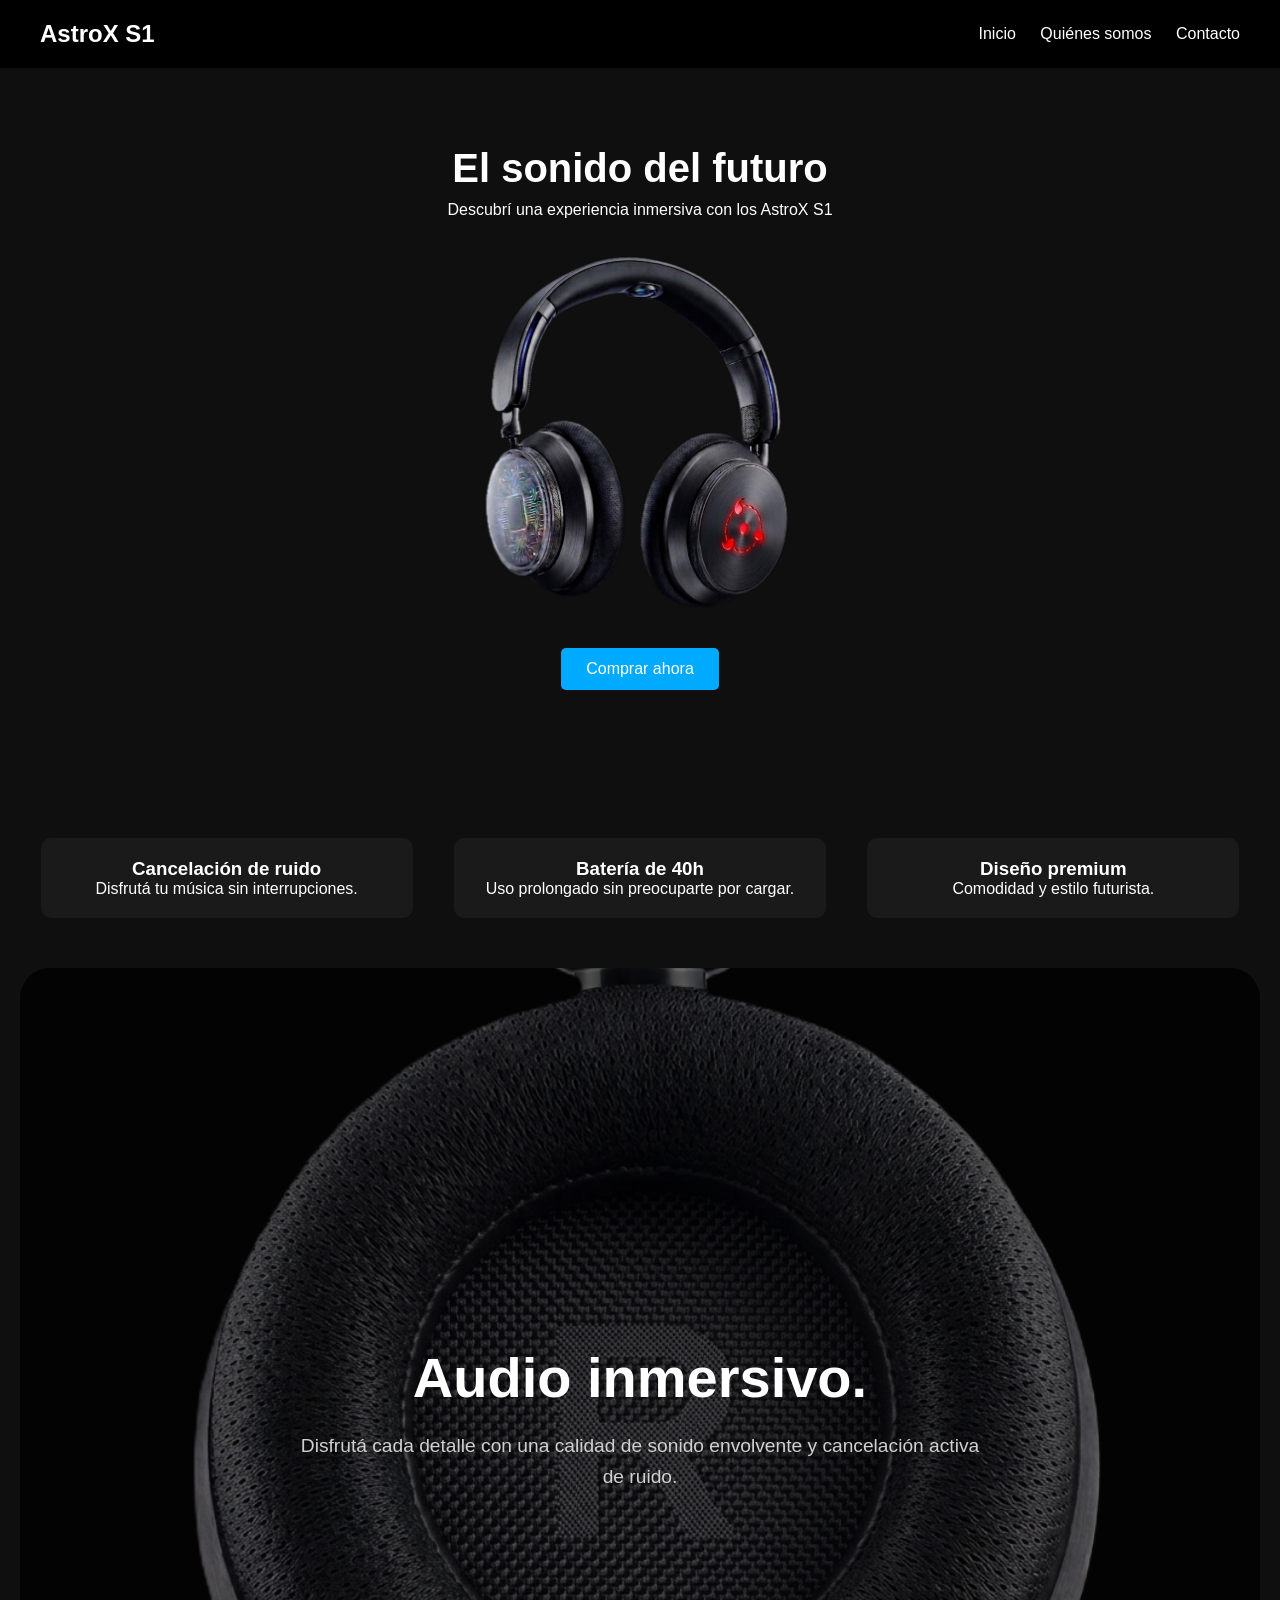
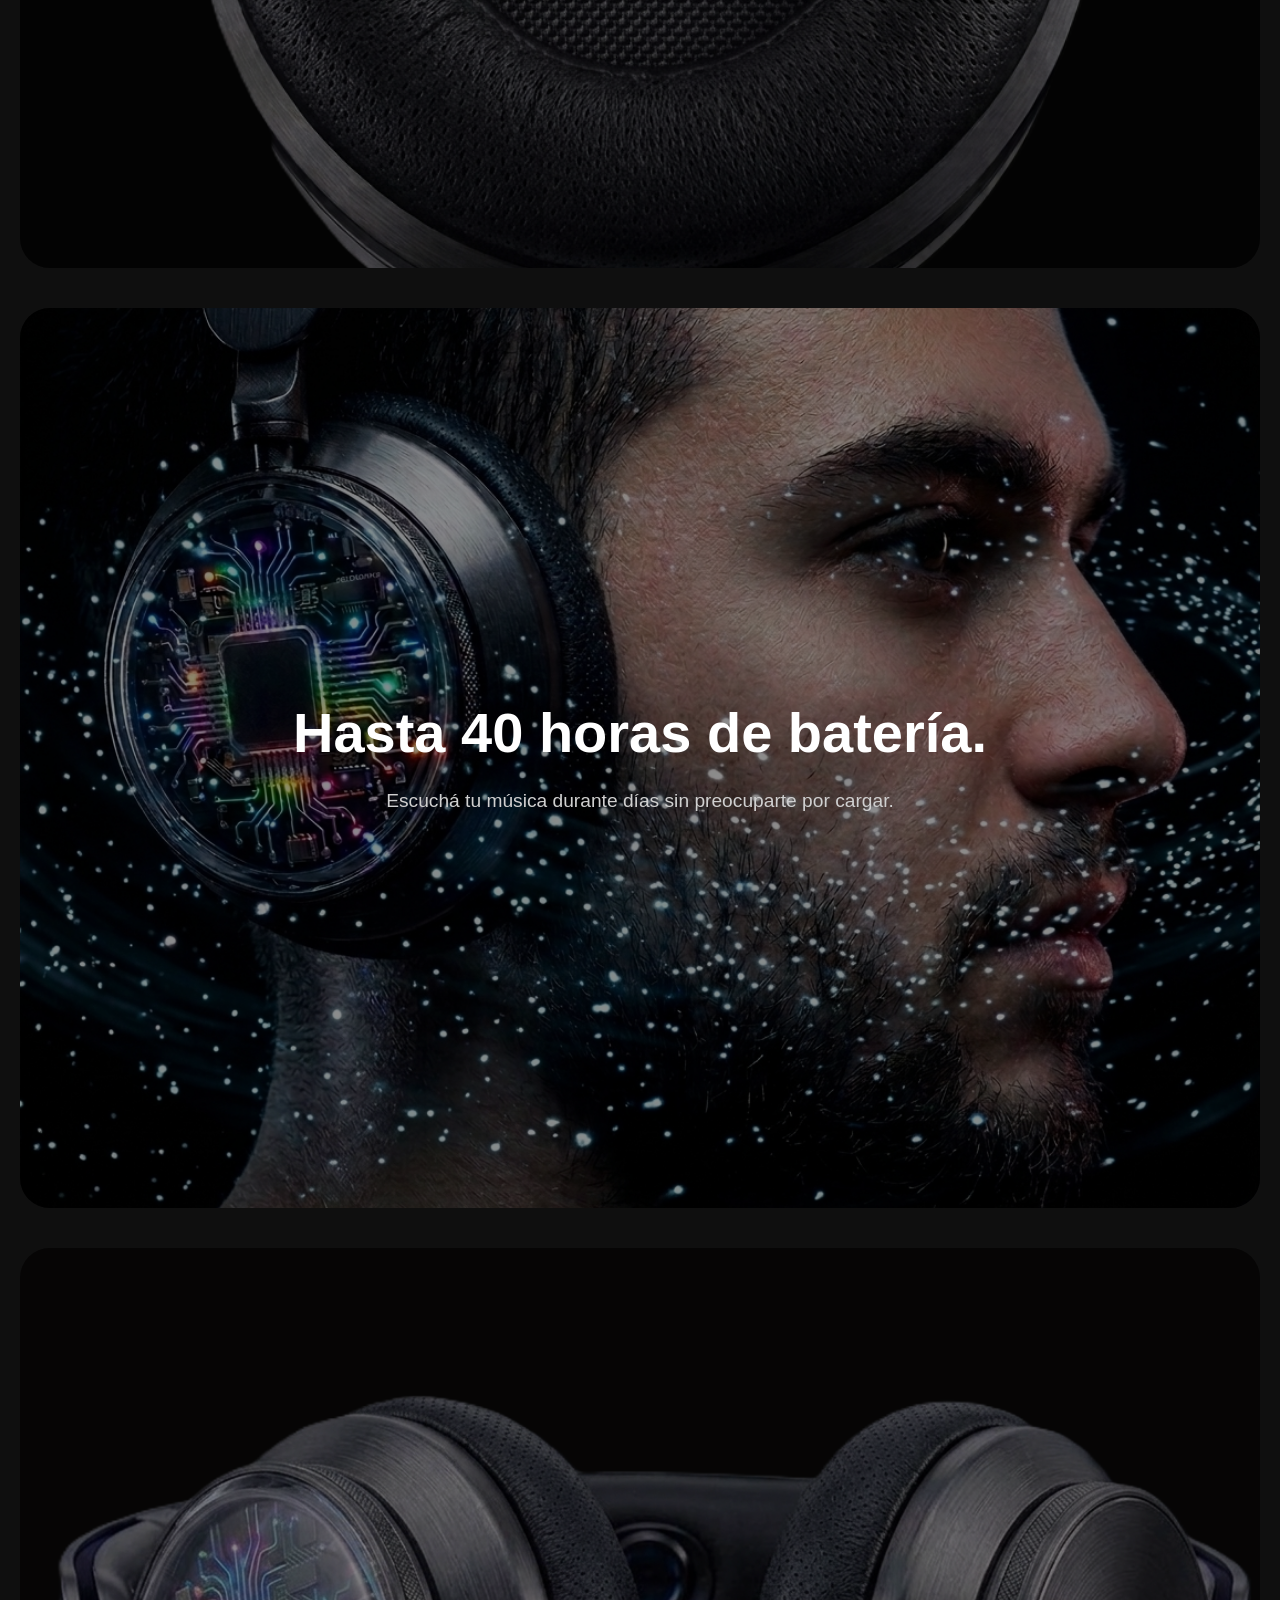
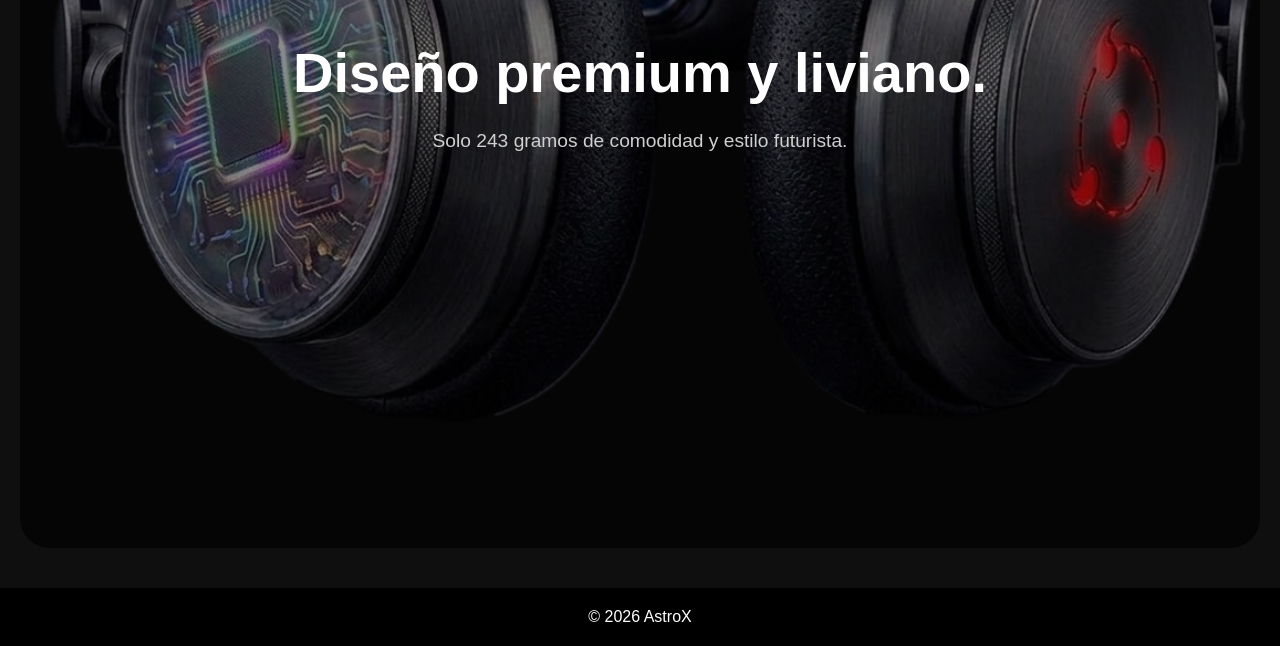
<file: index.html>
<!DOCTYPE html>
<html lang="es">
<head>
    <link rel="icon" type="image/png" href="img/icono.png">
    <meta charset="UTF-8">
    <meta name="viewport" content="width=device-width, initial-scale=1.0">
    <title>AstroX</title>
    <link rel="stylesheet" href="style.css">
</head>
<body>

<header class="header">
    <h1 class="logo">AstroX S1</h1>
    <nav class="nav">
        <a href="index.html">Inicio</a>
        <a href="nosotros.html">Quiénes somos</a>
        <a href="contacto.html">Contacto</a>
    </nav>
</header>

<main>

    <!-- HERO -->
    <section class="hero">
        <div>
            <h2>El sonido del futuro</h2>
            <p>Descubrí una experiencia inmersiva con los AstroX S1</p>  
           
            <img src="img/auriculares.png" alt="AstroX S1" class="hero-img">
          
         <a href="comprar.html" id="btn-comprar" class="boton-link">Comprar ahora</a>

        </div>
    </section>

    <!-- FEATURES -->
    <section class="features">
        <div class="card">
            <h3>Cancelación de ruido</h3>
            <p>Disfrutá tu música sin interrupciones.</p>
        </div>

        <div class="card">
            <h3>Batería de 40h</h3>
            <p>Uso prolongado sin preocuparte por cargar.</p>
        </div>

        <div class="card">
            <h3>Diseño premium</h3>
            <p>Comodidad y estilo futurista.</p>
        </div>
    </section>

    <section class="seccion-producto sonido">
    <div class="contenido-producto">
        <h2>Audio inmersivo.</h2>
        <p>
            Disfrutá cada detalle con una calidad de sonido envolvente y
            cancelación activa de ruido.
        </p>
    </div>
</section>

<section class="seccion-producto bateria">
    <div class="contenido-producto">
        <h2>Hasta 40 horas de batería.</h2>
        <p>
            Escuchá tu música durante días sin preocuparte por cargar.
        </p>
    </div>
</section>

<section class="seccion-producto diseno">
    <div class="contenido-producto">
        <h2>Diseño premium y liviano.</h2>
        <p>
            Solo 243 gramos de comodidad y estilo futurista.
        </p>
    </div>
</section>
    </main>

<footer class="footer">
    <p>© 2026 AstroX </p>
</footer>

<script src="boton.js"></script>

</body>
</html>
</file>
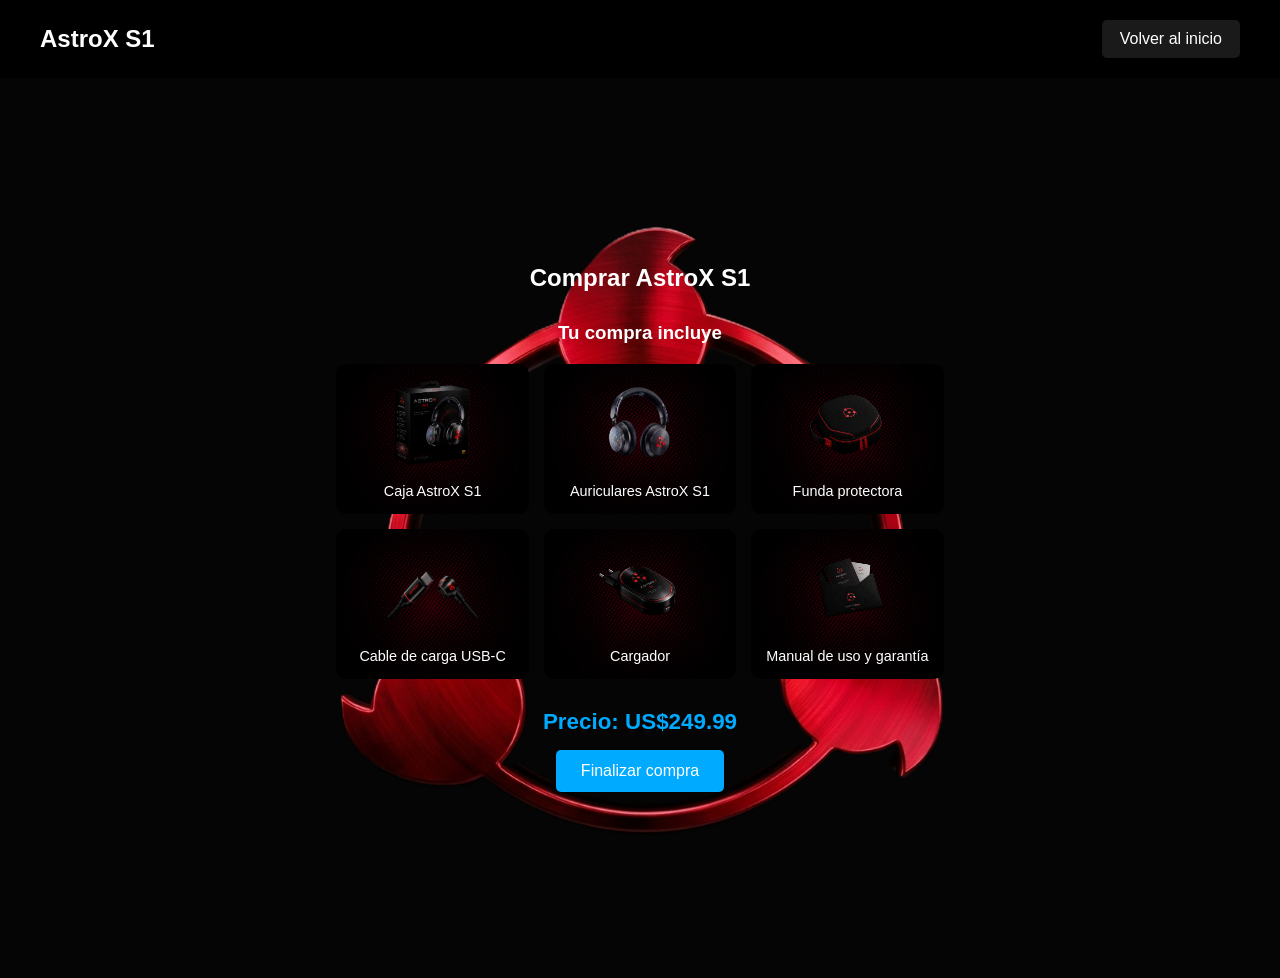
<file: comprar.html>
<!DOCTYPE html>
<html lang="es">
<head>
    <link rel="icon" type="image/png" href="img/icono.png">
    <meta charset="UTF-8">
    <meta name="viewport" content="width=device-width, initial-scale=1.0">
    <title>Comprar AstroX s1</title>
    <link rel="stylesheet" href="style.css">
</head>

<body>

<header class="header">
    <h1 class="logo">AstroX S1</h1>

    <a href="index.html" class="volver-inicio">Volver al inicio</a>
</header>

<main class="pantalla-compra">

    <div class="contenido-compra">

        <h2>Comprar AstroX S1</h2>

     <section class="incluye-compra">
    <h3>Tu compra incluye</h3>

    <div class="incluye-grid">
        <div class="incluye-item">
            <img src="img/caja.png" alt="Caja AstroX S1">
            <p>Caja AstroX S1</p>
        </div>

        <div class="incluye-item">
            <img src="img/auriculares.png" alt="Auriculares AstroX S1">
            <p>Auriculares AstroX S1</p>
        </div>

        <div class="incluye-item">
            <img src="img/funda.png" alt="Funda protectora">
            <p>Funda protectora</p>
        </div>

        <div class="incluye-item">
            <img src="img/cable.png" alt="Cable de carga USB-C">
            <p>Cable de carga USB-C</p>
        </div>

        <div class="incluye-item">
            <img src="img/cargador.png" alt="Cargador">
            <p>Cargador</p>
        </div>

        <div class="incluye-item">
            <img src="img/manual.png" alt="Manual de uso y garantía">
            <p>Manual de uso y garantía</p>
        </div>
    </div>
</section>

        <p class="precio-compra">Precio: US$249.99</p>
        <button id="comprar">Finalizar compra</button>

    </div>

</main>

<div id="pantalla-exito" class="pantalla-exito">
    <h2>¡Compra realizada con éxito!</h2>
    <p>Gracias por elegir AstroX S1.</p>
    <a href="index.html">Volver al inicio</a>
</div>

<script src="boton.js"></script>

</body>
</html>
</file>
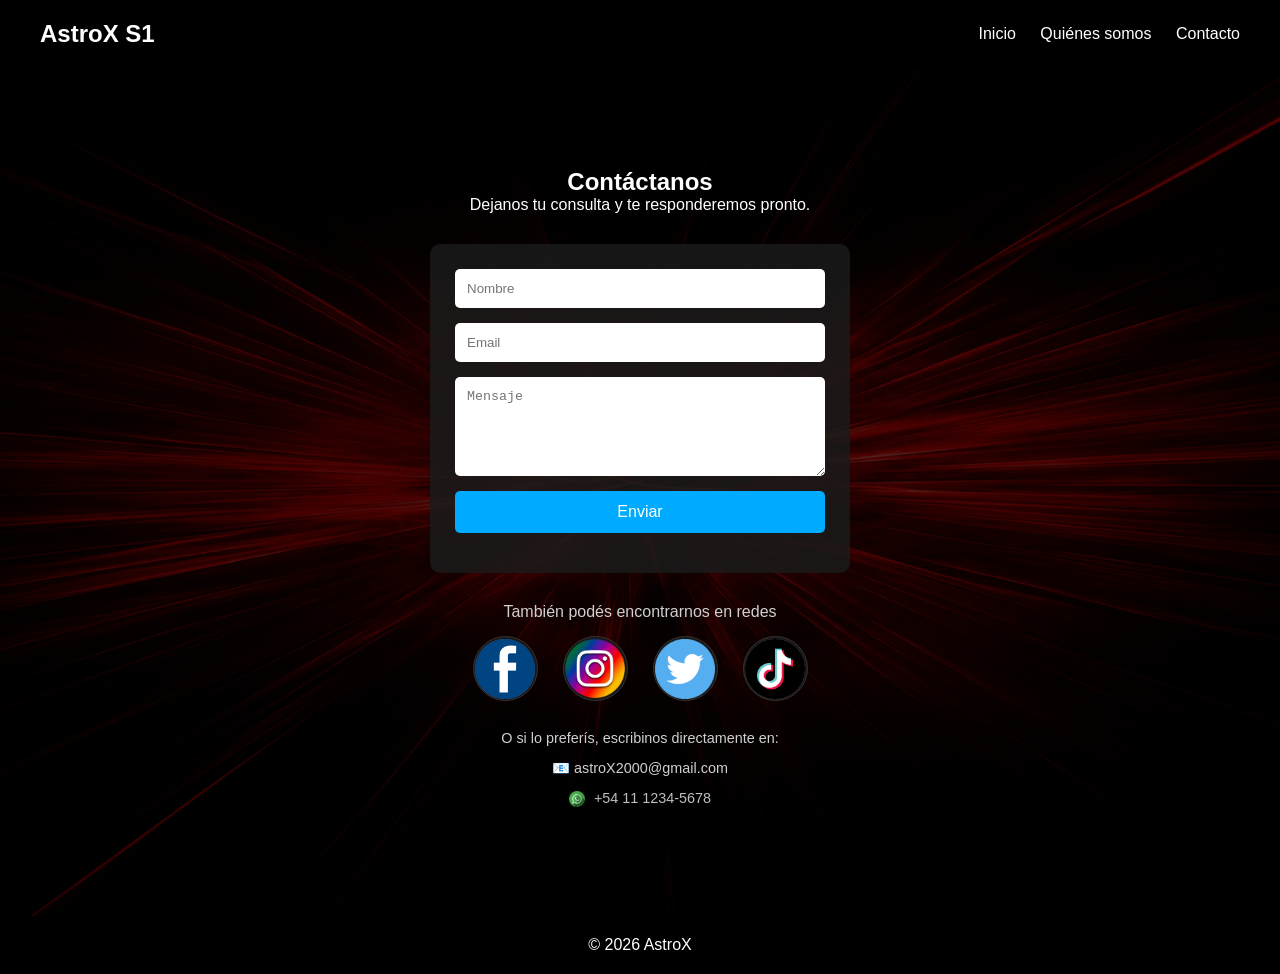
<file: contacto.html>
<!DOCTYPE html>
<html lang="es">
<head>
    <link rel="icon" type="image/png" href="img/icono.png">
    <meta charset="UTF-8">
    <meta name="viewport" content="width=device-width, initial-scale=1.0">
    <title>Contacto - AstroX</title>
    <link rel="stylesheet" href="style.css">
</head>
<body class="pagina-contacto">

<header class="header">
    <h1 class="logo">AstroX S1</h1>
    <nav class="nav">
        <a href="index.html">Inicio</a>
        <a href="nosotros.html">Quiénes somos</a>
        <a href="contacto.html">Contacto</a>
    </nav>
</header>

<main>

    <section class="contacto">
        <h2>Contáctanos</h2>
        <p>Dejanos tu consulta y te responderemos pronto.</p>

       <form class="formulario" id="formulario-contacto" action="https://formspree.io/f/xpqewzne" method="POST">
    <input type="text" name="nombre" placeholder="Nombre" required>
    <input type="email" name="email" placeholder="Email" required>
    <textarea name="mensaje" placeholder="Mensaje" rows="5" required></textarea>
    <button type="submit">Enviar</button>
    <p id="mensaje-contacto"></p>
    </form>

    <div class="redes-contacto">
    <p>También podés encontrarnos en redes</p>

    <div class="iconos-redes">
        <a href="#" aria-label="Facebook">
            <img src="img/facebook.png" alt="">
        </a>

        <a href="#" aria-label="Instagram">
            <img src="img/instagram.png" alt="">
        </a>

        <a href="#" aria-label="Twitter">
            <img src="img/twitter.png" alt="">
        </a>

        <a href="#" aria-label="TikTok">
            <img src="img/tiktok.png" alt="">
        </a>
    </div>

    <div class="contacto-secundario">
    <p>O si lo preferís, escribinos directamente en:</p>

    <p>
        📧 astroX2000@gmail.com
    </p>

    <p>
    <img src="img/iconoW.png" alt="WhatsApp" class="icono-whatsapp">
    <a href="https://wa.me/541112345678" target="_blank">
        +54 11 1234-5678
    </a>
</p>

</div>
</div>
    </section>

</main>

<footer class="footer">
    <p>© 2026 AstroX </p>
</footer>

<script src="boton.js"></script>

</body>
</html>
</file>
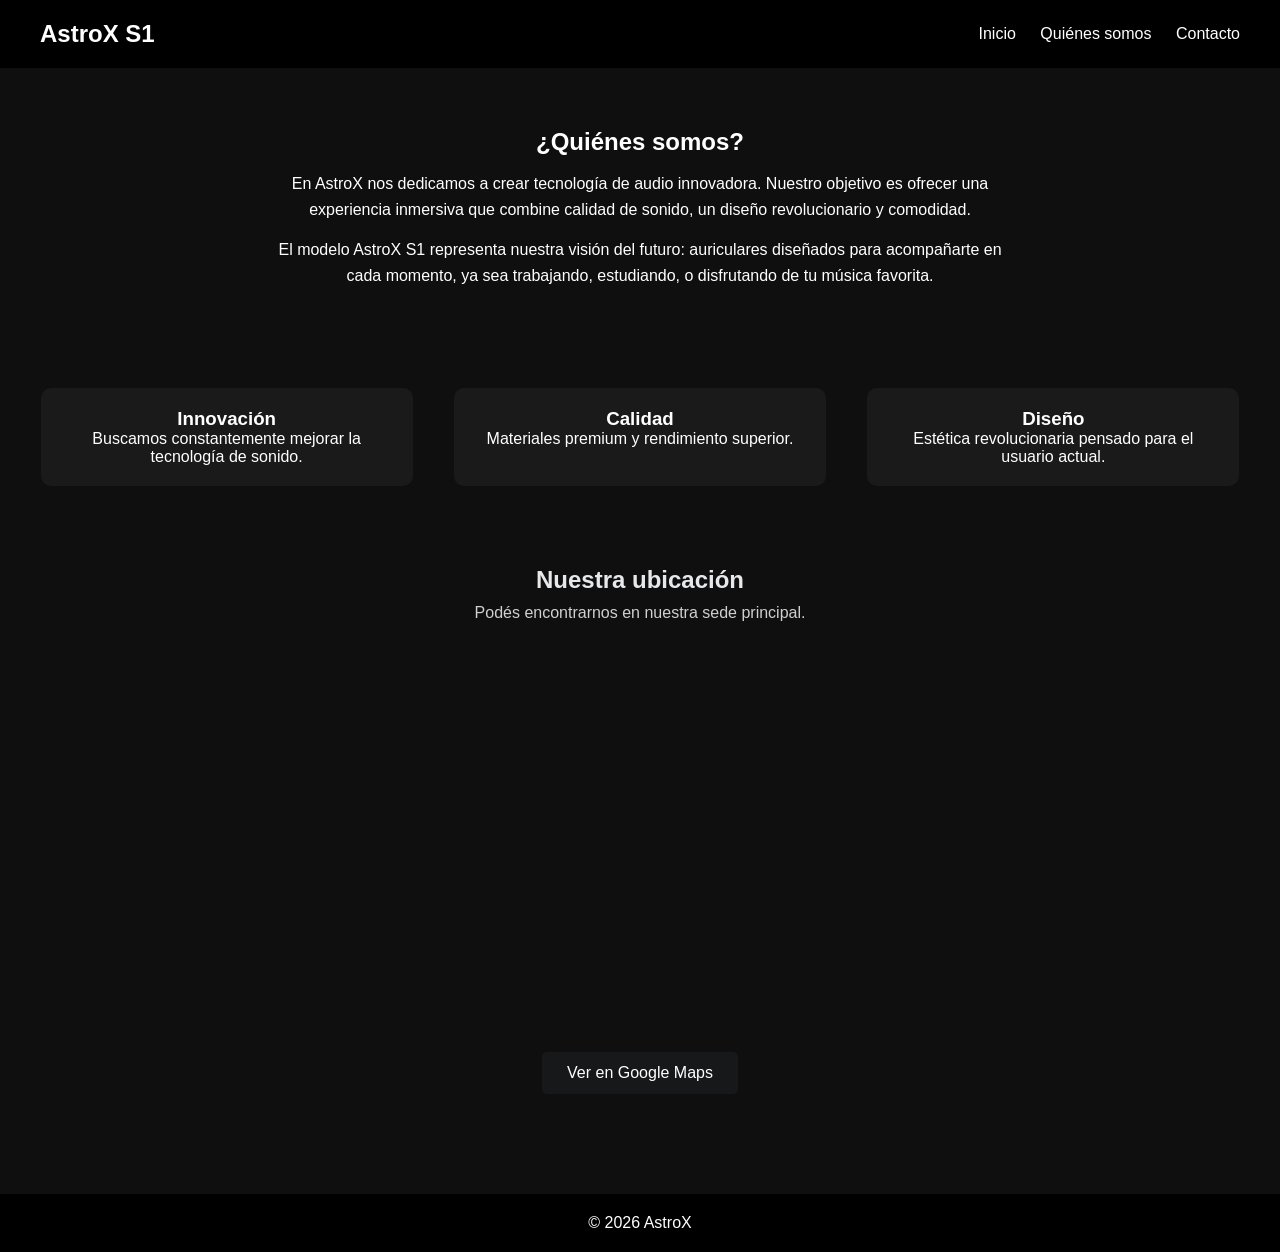
<file: nosotros.html>
<!DOCTYPE html>
<html lang="es">
<head>
    <link rel="icon" type="image/png" href="img/icono.png">
    <meta charset="UTF-8">
    <meta name="viewport" content="width=device-width, initial-scale=1.0">
    <title>Quiénes somos - AstroX</title>
    <link rel="stylesheet" href="style.css">
</head>
<body>

<header class="header">
    <h1 class="logo">AstroX S1</h1>
    <nav class="nav">
        <a href="index.html">Inicio</a>
        <a href="nosotros.html">Quiénes somos</a>
        <a href="contacto.html">Contacto</a>
    </nav>
</header>

<main>

    <section class="nosotros">
        <h2>¿Quiénes somos?</h2>
        <p>
            En AstroX nos dedicamos a crear tecnología de audio innovadora. 
            Nuestro objetivo es ofrecer una experiencia inmersiva que combine calidad de sonido,
            un diseño revolucionario y comodidad.
        </p>

        <p>
            El modelo AstroX S1 representa nuestra visión del futuro: auriculares
            diseñados para acompañarte en cada momento, ya sea trabajando,
            estudiando, o disfrutando de tu música favorita.
        </p>
    </section>

           <section class="valores">
        <div class="card">
            <h3>Innovación</h3>
            <p>Buscamos constantemente mejorar la tecnología de sonido.</p>
        </div>

        <div class="card">
            <h3>Calidad</h3>
            <p>Materiales premium y rendimiento superior.</p>
        </div>

        <div class="card">
            <h3>Diseño</h3>
            <p>Estética revolucionaria pensado para el usuario actual.</p>
        </div>
    </section>

    <section class="ubicacion">
    <h2>Nuestra ubicación</h2>
    <p>Podés encontrarnos en nuestra sede principal.</p>

    <div class="mapa-ubicacion">
        <iframe
            src="https://www.google.com/maps/embed?pb=!1m18!1m12!1m3!1d3284.3674731319397!2d-58.39721161205288!3d-34.59486817414666!2m3!1f0!2f0!3f0!3m2!1i1024!2i768!4f13.1!3m3!1m2!1s0x95bcca963808fcff%3A0xbf03bf276d409804!2sMacStation!5e0!3m2!1ses-419!2sar!4v1782328597256!5m2!1ses-419!2sar"
            loading="lazy"
            referrerpolicy="no-referrer-when-downgrade">
        </iframe>
    </div>

    <a 
        href="https://maps.app.goo.gl/MA4qbUeiShStP8BM9"
        target="_blank"
        rel="noopener noreferrer"
        class="btn-ubicacion">
        Ver en Google Maps
    </a>
 </section>

</main>

<footer class="footer">
    <p>© 2026 AstroX </p>
</footer>

</body>
</html>
</file>
<file: style.css>
/* RESET Y GENERAL */
* {
    margin: 0;
    padding: 0;
    box-sizing: border-box;
}

body {
    font-family: Arial, sans-serif;
    background-color: #0f0f0f;
    color: white;
}

/* HEADER */
.header {
    display: flex;
    justify-content: space-between;
    align-items: center;
    padding: 20px 40px;
    background-color: #000;
}

.logo {
    font-size: 1.5rem;
}

.nav a {
    color: white;
    text-decoration: none;
    margin-left: 20px;
    transition: 0.3s;
}

.nav a:hover {
    color: #00aaff;
}

/* BOTONES GENERALES */
button,
.boton-link {
    background-color: #00aaff;
    border: none;
    padding: 12px 25px;
    color: white;
    font-size: 1rem;
    cursor: pointer;
    border-radius: 5px;
    transition: 0.3s;
    text-decoration: none;
    display: inline-block;
}

button:hover,
.boton-link:hover {
    background-color: #0088cc;
    transform: scale(1.05);
}

/* INDEX - HERO */
.hero {
    height: 80vh;
    display: flex;
    align-items: center;
    justify-content: center;
    text-align: center;
    padding: 20px;
}

.hero h2 {
    font-size: 2.5rem;
    margin-bottom: 10px;
}

.hero p {
    margin-bottom: 20px;
}

.hero-img {
    display: block;
    width: 500px;
    max-width: 90%;
    margin: 30px auto 0;
    transition: 0.3s;
}

.hero-img:hover {
    transform: scale(1.05);
}

.hero .boton-link {
    display: block;
    width: fit-content;
    margin: 20px auto;
}

/* INDEX - FEATURES */
.features {
    display: flex;
    justify-content: space-around;
    padding: 50px 20px;
}

.card {
    background-color: #1a1a1a;
    padding: 20px;
    width: 30%;
    border-radius: 10px;
    text-align: center;
    transition: 0.3s;
}

.card:hover {
    transform: translateY(-5px);
}

/* INDEX - SECCIONES PRODUCTO */
.seccion-producto {
    height: 100vh;
    display: flex;
    justify-content: center;
    align-items: center;
    text-align: center;
    padding: 20px;
    position: relative;
    background-color: #0f0f0f;
    background-size: cover;
    background-position: center;
    background-repeat: no-repeat;
    margin: 0 20px 40px;
    border-radius: 30px;
    overflow: hidden;
}

.seccion-producto::before {
    content: "";
    position: absolute;
    inset: 0;
    background: rgba(0, 0, 0, 0.45);
}

.contenido-producto {
    position: relative;
    z-index: 1;
    max-width: 700px;
}

.contenido-producto h2 {
    font-size: 3.5rem;
    margin-bottom: 20px;
    line-height: 1.2;
}

.contenido-producto p {
    font-size: 1.2rem;
    line-height: 1.6;
    color: #d0d0d0;
}

.sonido {
    background-image: url("img/sonido.png");
}

.bateria {
    background-image: url("img/bateria.png");
}

.diseno {
    background-image: url("img/estructura.png");
}

/* NOSOTROS */
.nosotros {
    text-align: center;
    padding: 60px 20px;
    max-width: 800px;
    margin: auto;
}

.nosotros p {
    margin-top: 15px;
    line-height: 1.6;
}

.ubicacion {
    text-align: center;
    padding: 40px 20px;
    background-color: #1a1a1a;
    margin: 30px auto;
    max-width: 800px;
    border-radius: 10px;
}

.ubicacion h2 {
    margin-bottom: 10px;
    color: #e6e8ea;
}

.ubicacion p {
    margin-bottom: 20px;
    color: #d0d0d0;
}

.btn-ubicacion {
    display: inline-block;
    background-color: #171819;
    color: white;
    text-decoration: none;
    padding: 12px 25px;
    border-radius: 5px;
    transition: 0.3s;
}

.btn-ubicacion:hover {
    background-color: #d0d3d4;
    transform: scale(1.05);
}

.valores {
    display: flex;
    justify-content: space-around;
    padding: 40px 20px;
}

/* CONTACTO */
.contacto {
    text-align: center;
    padding: 100px 20px;
    min-height: 100vh;
    background-image: linear-gradient(
        rgba(0, 0, 0, 0.65),
        rgba(0, 0, 0, 0.75)
    ), url("img/fondoContacto17.png");

    background-size: cover;
    background-position: center;
    background-repeat: no-repeat;
}

.formulario {
    display: flex;
    flex-direction: column;
    width: 100%;
    max-width: 420px;
    margin: 30px auto;
    background-color: rgba(26, 26, 26, 0.85);
    padding: 25px;
    border-radius: 10px;
}

.formulario input,
.formulario textarea {
    margin-bottom: 15px;
    padding: 12px;
    border: none;
    border-radius: 5px;
}

.formulario button {
    padding: 12px;
}

#mensaje-contacto {
    margin-top: 15px;
    color: #00ff99;
    font-weight: bold;
}

.footer {
    text-align: center;
    padding: 20px;
    background-color: #000;
    margin-top: 0;
}

/* REDES DE CONTACTO */
.redes-contacto {
    margin-top: 25px;
    text-align: center;
}

.redes-contacto p {
    margin-bottom: 15px;
    color: #d0d0d0;
}

.iconos-redes {
    display: flex;
    justify-content: center;
    gap: 25px;
    flex-wrap: wrap;
}

.iconos-redes a {
    width: 65px;
    height: 65px;
    background-color: rgba(26, 26, 26, 0.85);
    border: 1px solid #333;
    border-radius: 50%;
    display: flex;
    justify-content: center;
    align-items: center;
    transition: 0.3s;
}

.iconos-redes a:hover {
    background-color: #00aaff;
    transform: translateY(-5px);
}

.iconos-redes img {
    width: 60px;
    height: 60px;
    object-fit: contain;
}

.contacto-secundario {
    margin-top: 25px;
    font-size: 0.9rem;
    color: #bdbdbd;
    line-height: 1.8;
}

.contacto-secundario p {
    margin: 4px 0;
}

.icono-whatsapp {
    width: 16px;
    height: 16px;
    vertical-align: middle;
    margin-right: 5px;
}

.contacto-secundario a {
    color: #bdbdbd;
    text-decoration: none;
    transition: 0.3s;
}

.contacto-secundario a:hover {
    color: #00aaff;
}

/* COMPRA */
.pantalla-compra {
    min-height: 100vh;
    display: flex;
    flex-direction: column;
    justify-content: center;
    align-items: center;
    text-align: center;
    padding: 20px;
    background-color: #050505;
    background-image: url("img/logo.png");
    background-size: 50%;
    background-position: center;
    background-repeat: no-repeat;
    position: relative;
}

.incluye-compra {
    margin: 30px 0;
}

.incluye-compra h3 {
    margin-bottom: 20px;
}

.incluye-grid {
    display: grid;
    grid-template-columns: repeat(3, 1fr);
    gap: 15px;
}

.incluye-item {
    background-image: linear-gradient(
        rgba(0, 0, 0, 0.55),
        rgba(0, 0, 0, 0.75)
    ), url("img/fondo2.jpg");
    background-size: cover;
    background-position: center;
    background-repeat: no-repeat;
    padding: 15px;
    border-radius: 10px;
    text-align: center;
    animation: aparecer 0.8s ease forwards;
    transition: 0.3s;
}

.incluye-item:hover {
    transform: translateY(-5px) scale(1.03);
}

.incluye-item img {
    width: 90px;
    height: 90px;
    object-fit: contain;
    margin: 0 auto 10px;
}

.incluye-item p {
    font-size: 0.9rem;
}

.precio-compra {
    font-size: 1.4rem;
    font-weight: bold;
    color: #00aaff;
    margin: 25px 0 15px;
}

.volver-inicio {
    color: white;
    text-decoration: none;
    background-color: #1a1a1a;
    padding: 10px 18px;
    border-radius: 5px;
    transition: 0.3s;
}

.volver-inicio:hover {
    background-color: #00aaff;
}

/* COMPRA - PANTALLA DE ÉXITO */
.pantalla-exito {
    position: fixed;
    inset: 0;
    background:
        radial-gradient(circle, rgba(0, 170, 255, 0.18), transparent 35%),
        radial-gradient(circle at bottom, rgba(255, 0, 80, 0.18), transparent 35%),
        #000;
    color: white;
    display: none;
    justify-content: center;
    align-items: center;
    flex-direction: column;
    text-align: center;
    z-index: 999;
    overflow: hidden;
}

.pantalla-exito::before {
    content: "";
    position: absolute;
    width: 220px;
    height: 220px;
    border: 2px solid #00aaff;
    border-radius: 50%;
    animation: pulsoAstro 1.8s ease-out forwards;
    opacity: 0.7;
}

.pantalla-exito h2,
.pantalla-exito p,
.pantalla-exito a {
    position: relative;
    z-index: 1;
    animation: aparecerExito 0.8s ease forwards;
}

.pantalla-exito h2 {
    font-size: 3rem;
    margin-bottom: 15px;
}

.pantalla-exito p {
    font-size: 1.2rem;
    margin-bottom: 25px;
}

.pantalla-exito a {
    color: white;
    background-color: #00aaff;
    padding: 12px 25px;
    border-radius: 5px;
    text-decoration: none;
    transition: 0.3s;
}

.pantalla-exito a:hover {
    background-color: #0088cc;
}

.pantalla-exito.activa {
    display: flex;
    animation: fondoExito 0.6s ease forwards;
}

/* FOOTER */
.footer {
    text-align: center;
    padding: 20px;
    background-color: #000;
    margin-top: 40px;
}

/* ANIMACIONES */
.fade-out {
    animation: desaparecer 0.7s forwards;
}

@keyframes desaparecer {
    from {
        opacity: 1;
    }

    to {
        opacity: 0;
    }
}

@keyframes aparecer {
    from {
        opacity: 0;
        transform: translateY(20px);
    }

    to {
        opacity: 1;
        transform: translateY(0);
    }
}

@keyframes aparecerExito {
    from {
        opacity: 0;
        transform: scale(0.8) translateY(20px);
    }

    to {
        opacity: 1;
        transform: scale(1) translateY(0);
    }
}

@keyframes pulsoAstro {
    0% {
        transform: scale(0.8);
        opacity: 0.8;
    }

    100% {
        transform: scale(2.8);
        opacity: 0;
    }
}

@keyframes fondoExito {
    from {
        opacity: 0;
    }

    to {
        opacity: 1;
    }
}

/* RESPONSIVE */
@media (max-width: 768px) {
    .header {
        flex-direction: column;
    }

    .nav {
        margin-top: 10px;
    }

    .features,
    .valores {
        flex-direction: column;
        align-items: center;
    }

    .card {
        width: 80%;
        margin-bottom: 20px;
    }

    .hero h2 {
        font-size: 1.8rem;
    }

    .hero-img {
        width: 300px;
    }

    .contenido-producto h2 {
        font-size: 2.2rem;
    }

    .contenido-producto p {
        font-size: 1rem;
    }

    .seccion-producto {
        height: 80vh;
    }

    .incluye-grid {
        grid-template-columns: repeat(2, 1fr);
    }
}


.ubicacion {
    text-align: center;
    padding: 50px 20px;
    margin: 30px auto;
    max-width: 1300px;
    background-color: transparent;
}

.mapa-ubicacion {
    width: 90vw;
    max-width: 1000px;
    height: 380px;
    margin: 25px auto;
    border-radius: 16px;
    overflow: hidden;
}

.mapa-ubicacion iframe {
    width: 100%;
    height: 100%;
    border: none;
}

@media (max-width: 768px) {
    .ubicacion {
        padding: 35px 15px;
    }

    .mapa-ubicacion {
        width: 100%;
        height: 280px;
        border-radius: 10px;
    }

    .btn-ubicacion {
        width: 100%;
        max-width: 300px;
    }
}

.ubicacion {
    text-align: center;
    padding: 40px 20px 60px;
    margin: 20px auto 30px;
    max-width: 1300px;
    background-color: transparent;
}

.valores {
    display: flex;
    justify-content: space-around;
    padding: 40px 20px 20px;
}


.pagina-contacto .footer {
    margin-top: 0;
}

.pagina-contacto main {
    margin: 0;
    padding: 0;
}

.pagina-contacto .contacto {
    min-height: calc(100vh - 140px);
    margin: 0;
}
</file>
